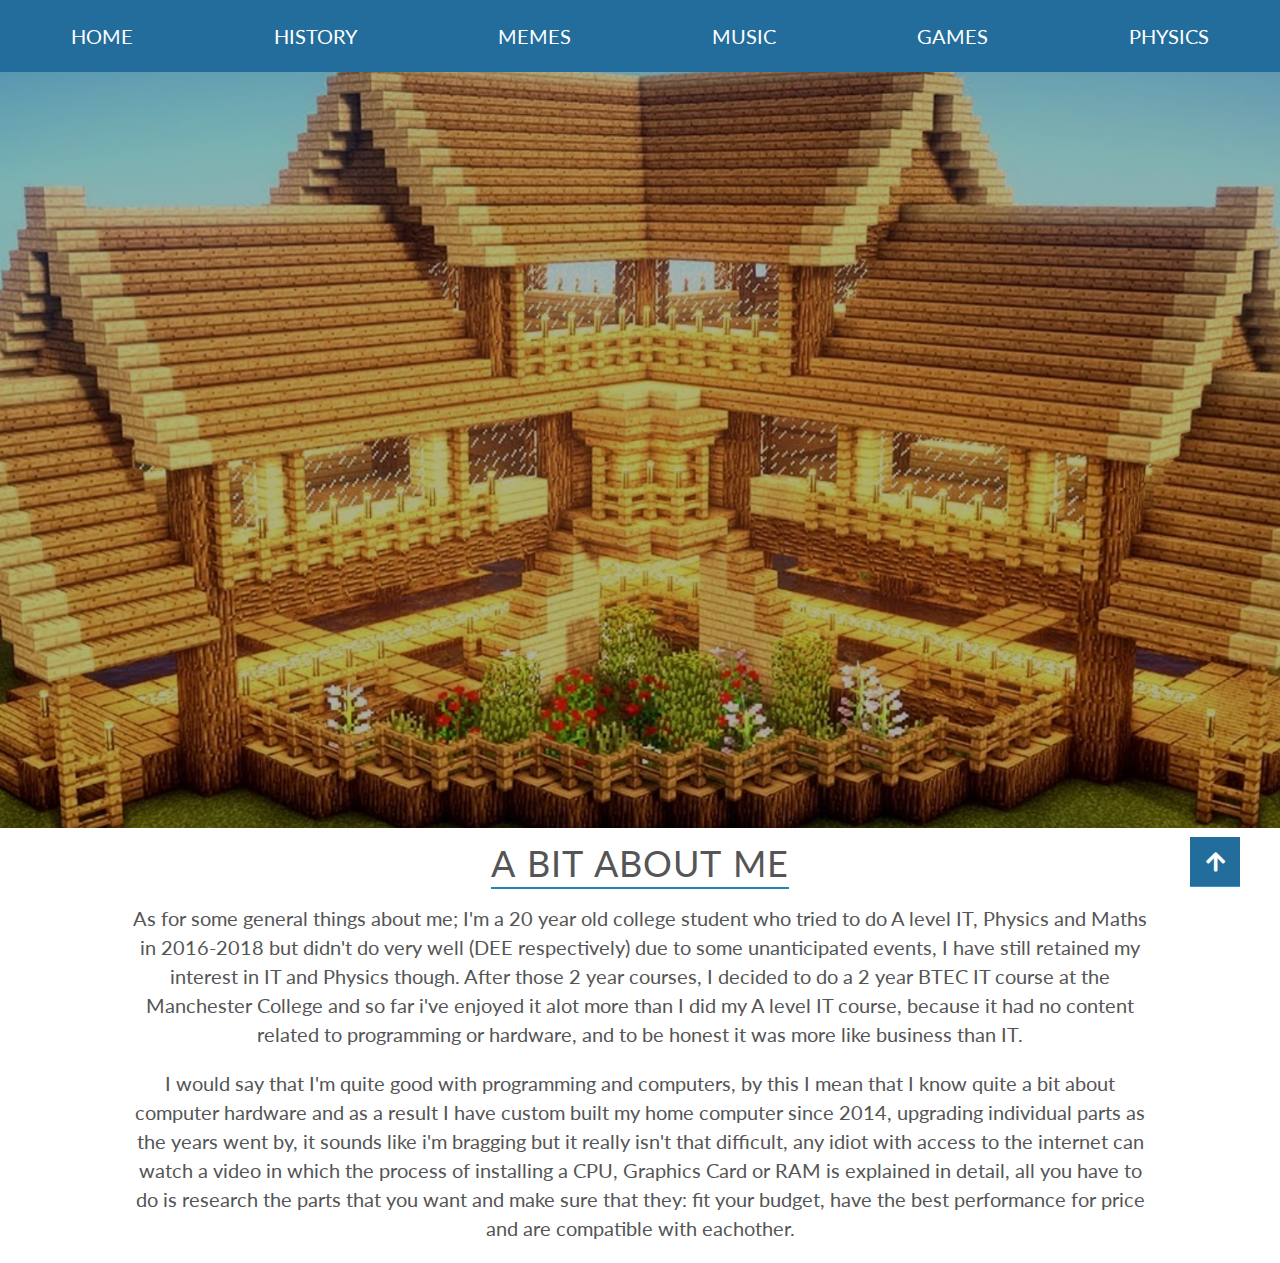
<file: index.html>
<!DOCTYPE HTML>
<html lang="en">

<head>
  <link rel="stylesheet" type="text/css" href="resources\css\stylesheet.css">
  <link rel="stylesheet" type="text/css" href="resources\css\normalise.css">
  <link rel="stylesheet" type="text/css" href="resources\css\grid.css">
  <link rel="stylesheet" type="text/css" href="resources\css\all.min.css">
  <link rel="stylesheet" type="text/css" href="resources\css\fontawesome.min.css">
  <link href="https://fonts.googleapis.com/css?family=lato:400,400i,700,700i&display=swap" rel="stylesheet">
  <meta charset="utf-8">
  <meta name="viewport" content="width=device-width, inital-scale=1.0">
  <meta http-equiv="X-UA-Compatible" content="ie=edge">
  <title>Matthew Brumby | Home</title>
</head>

<body>

  <header class="home">
    <nav>
        <ul class="nav-links">
          <li><a href="index.html">Home</a></li>
          <li><a href="history.html">History</a></li>
          <li><a href="memes.html">Memes</a></li>
          <li><a href="music.html">Music</a></li>
          <li><a href="games.html">Games</a></li>
          <li><a href="physics.html">Physics</a></li>
        </ul>
    </nav>
  </header>

  <section>
    <div class="row">
      <div class="heading2">
        <h2>A bit about me</h2>
      </div>
    <p>
    As for some general things about me; I'm a 20 year old college student who tried to do A level IT, Physics and Maths in 2016-2018 but didn't do very well (DEE respectively) due to some unanticipated events, I have still retained my interest in IT and Physics though.
    After those 2 year courses, I decided to do a 2 year BTEC IT course at the Manchester College and so far i've enjoyed it alot more than I did my A level IT course, because it had no content related to programming or hardware, and to be honest it was more like business than IT.
    </p>
    <p>
    I would say that I'm quite good with programming and computers, by this I mean that I know quite a bit about computer hardware and as a result I have custom built my home computer since 2014, upgrading individual parts as the years went by, it sounds like i'm bragging but it really isn't that difficult, any idiot with access to the internet can watch a video in which the process of installing a CPU, Graphics Card or RAM is explained in detail, all you have to do is research the parts that you want and make sure that they: fit your budget, have the best performance for price and are compatible with eachother.
    </p>
    </div>
  </section>

<a class="gotopbtn" href="#"> <i class="fas fa-arrow-up"></i> </a>
</body>


</html>
</file>
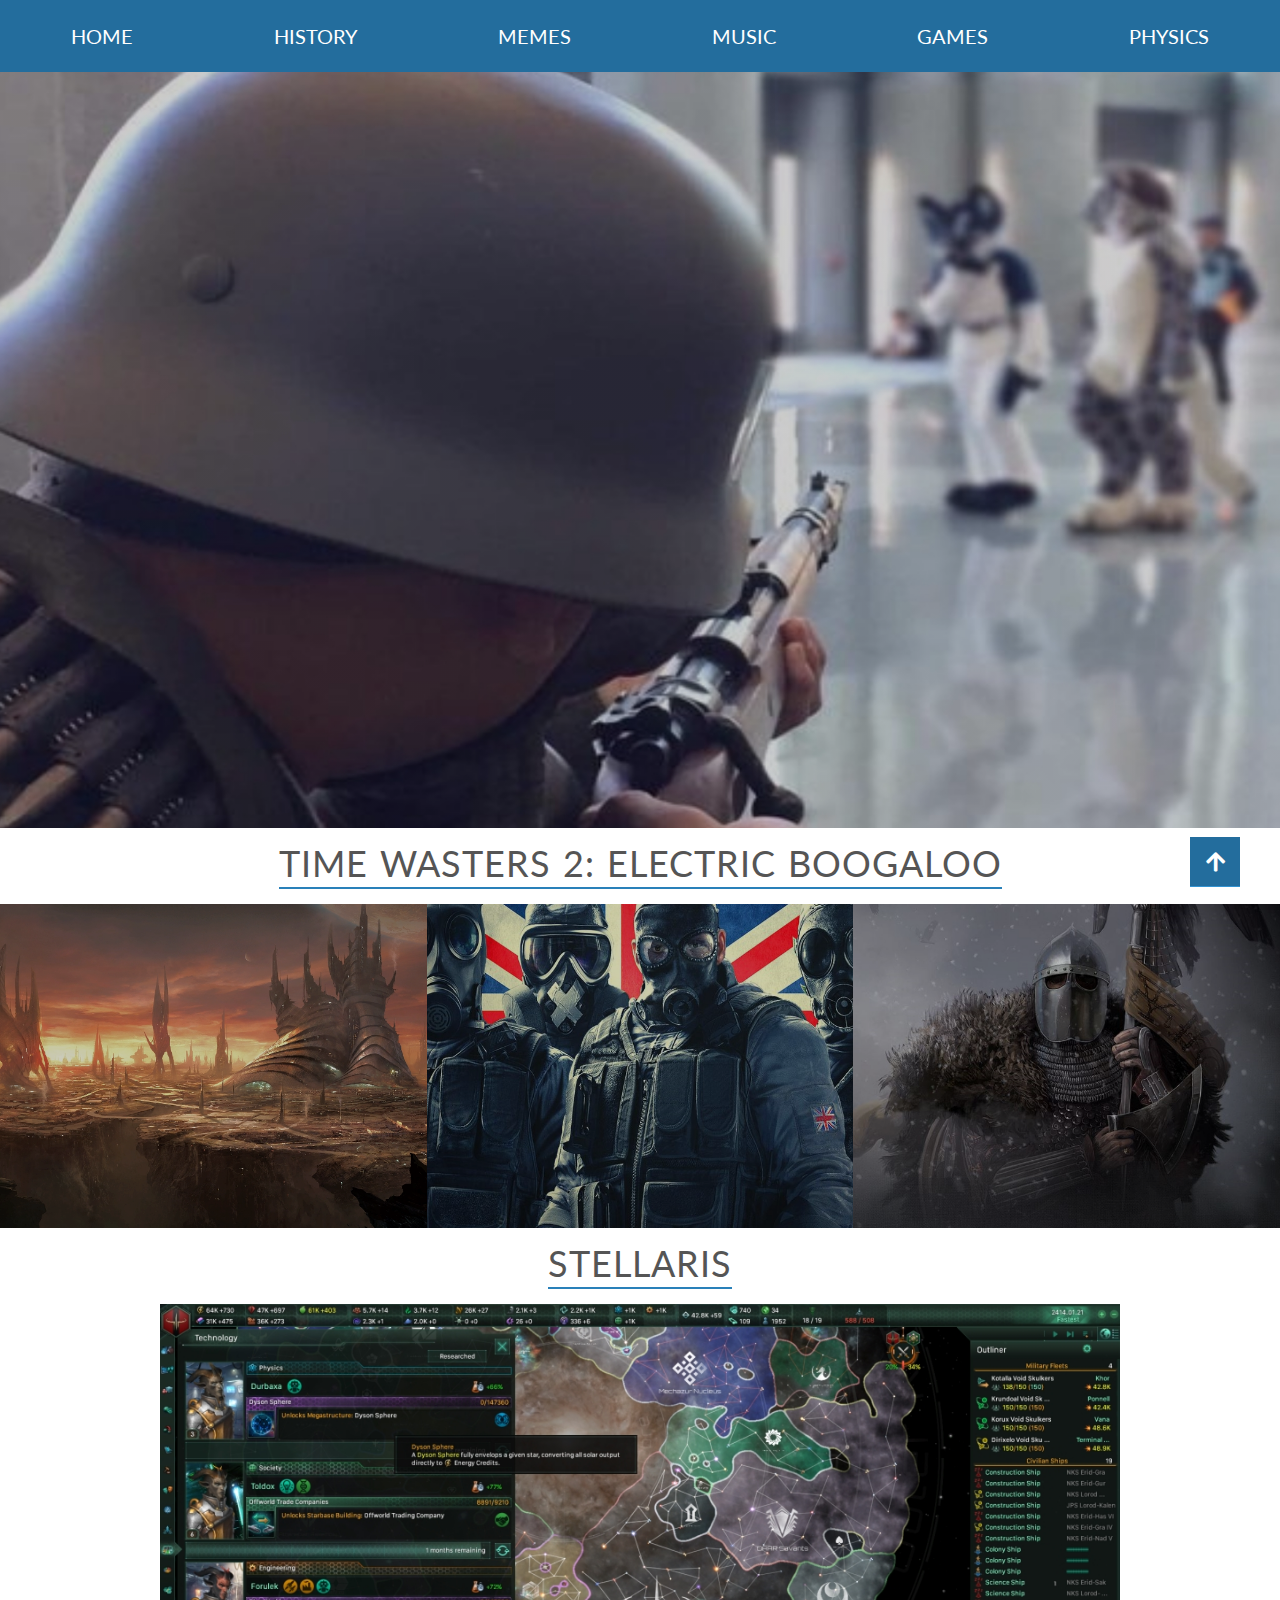
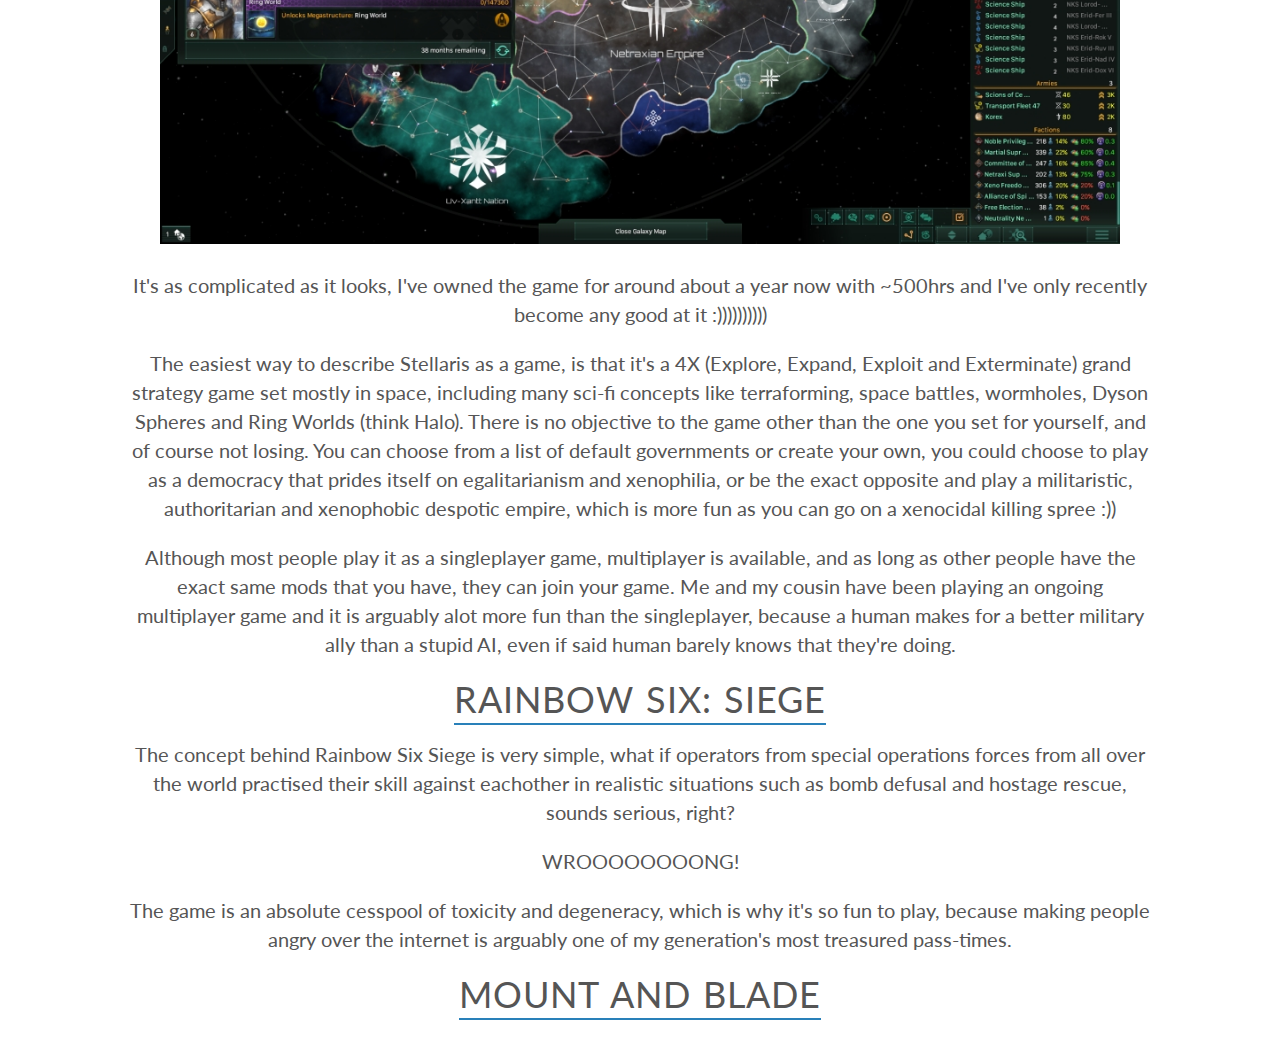
<file: games.html>
<!DOCTYPE HTML>
<html lang="en">

<head>
  <link rel="stylesheet" type="text/css" href="resources\css\stylesheet.css">
  <link rel="stylesheet" type="text/css" href="resources\css\normalise.css">
  <link rel="stylesheet" type="text/css" href="resources\css\grid.css">
  <link rel="stylesheet" type="text/css" href="resources\css\all.min.css">
  <link rel="stylesheet" type="text/css" href="resources\css\fontawesome.min.css">
  <link href="https://fonts.googleapis.com/css?family=lato:400,400i,700,700i&display=swap" rel="stylesheet">
  <meta charset="utf-8">
  <meta name="viewport" content="width=device-width, inital-scale=1.0">
  <meta http-equiv="X-UA-Compatible" content="ie=edge">
  <title>Matthew Brumby | Games</title>
</head>

<body>
  <header class="games">
    <nav>
        <ul class="nav-links">
          <li><a href="index.html">Home</a></li>
          <li><a href="history.html">History</a></li>
          <li><a href="memes.html">Memes</a></li>
          <li><a href="music.html">Music</a></li>
          <li><a href="games.html">Games</a></li>
          <li><a href="physics.html">Physics</a></li>
        </ul>
    </nav>
  </header>

  <section>
    <div class="row">
      <div class="heading2">
        <h2>Time Wasters 2: Electric Boogaloo</h2>
      </div>
    </div>
  </section>

  <section class="collage">
            <ul class="collage-showcase-3 clearfix">
              <li>
                  <figure class="collage-figure">
                    <img src="resources\css\img\stellaris.jpg" alt="Wallpaper for Stellaris">
                  </figure>
              </li>
              <li>
                  <figure class="collage-figure">
                    <img src="resources\css\img\siege SAS.jpg" alt="The 4 SAS operators in R6 Siege">
                  </figure>
              </li>
              <li>
                  <figure class="collage-figure">
                    <img src="resources\css\img\bannerlord.jpg" alt="Mad lad with a banner">
                  </figure>
              </li>
            </ul>
</section>

<section>
  <div class="row">
    <div class="heading2">
      <h2>Stellaris</h2>
    </div>
    <p><img class="context-image" src="resources\css\img\stellaris screenshot.jpg" alt="Most complicated game on Earth" width=960px height=540px><p>
    <p>It's as complicated as it looks, I've owned the game for around about a year now with ~500hrs and I've only recently become any good at it :))))))))))</p>
    <p>The easiest way to describe Stellaris as a game, is that it's a 4X (Explore, Expand, Exploit and Exterminate) grand strategy game set mostly in space, including many sci-fi concepts like terraforming, space battles, wormholes, Dyson Spheres and Ring Worlds (think Halo). There is no objective to the game other than the one you set for yourself, and of course not losing. You can choose from a list of default governments or create your own, you could choose to play as a democracy that prides itself on egalitarianism and xenophilia, or be the exact opposite and play a militaristic, authoritarian and xenophobic despotic empire, which is more fun as you can go on a xenocidal killing spree :))</p>
    <p>Although most people play it as a singleplayer game, multiplayer is available, and as long as other people have the exact same mods that you have, they can join your game. Me and my cousin have been playing an ongoing multiplayer game and it is arguably alot more fun than the singleplayer, because a human makes for a better military ally than a stupid AI, even if said human barely knows that they're doing.</p>

    <div class="heading2">
      <h2>Rainbow Six: Siege</h2>
    </div>
    <p>The concept behind Rainbow Six Siege is very simple, what if operators from special operations forces from all over the world practised their skill against eachother in realistic situations such as bomb defusal and hostage rescue, sounds serious, right?</p>
    <p>WROOOOOOOONG!</p>
    <p>The game is an absolute cesspool of toxicity and degeneracy, which is why it's so fun to play, because making people angry over the internet is arguably one of my generation's most treasured pass-times.</p>

  <div class="heading2">
    <h2>Mount and Blade</h2>
  </div>
  <p></p>
</div>

</section>

<a class="gotopbtn" href="#"> <i class="fas fa-arrow-up"></i> </a>
</body>

</html>
</file>
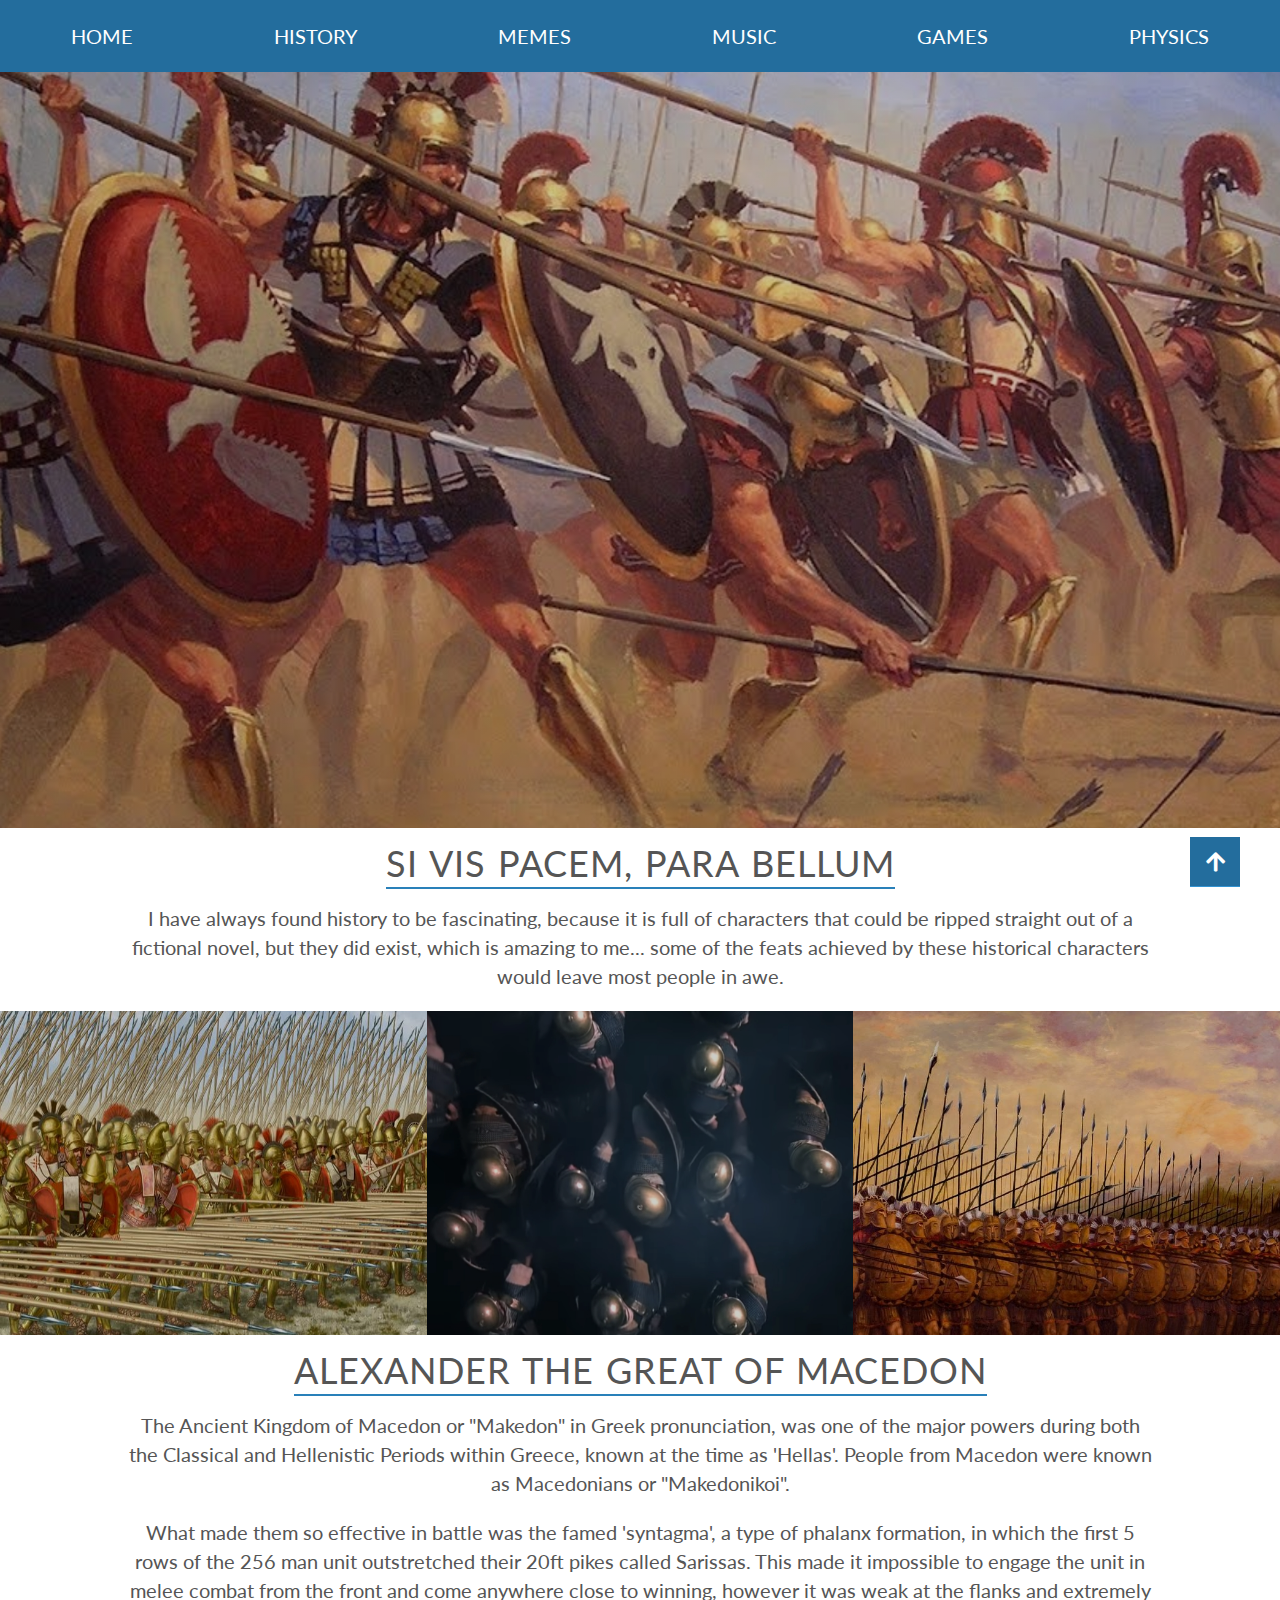
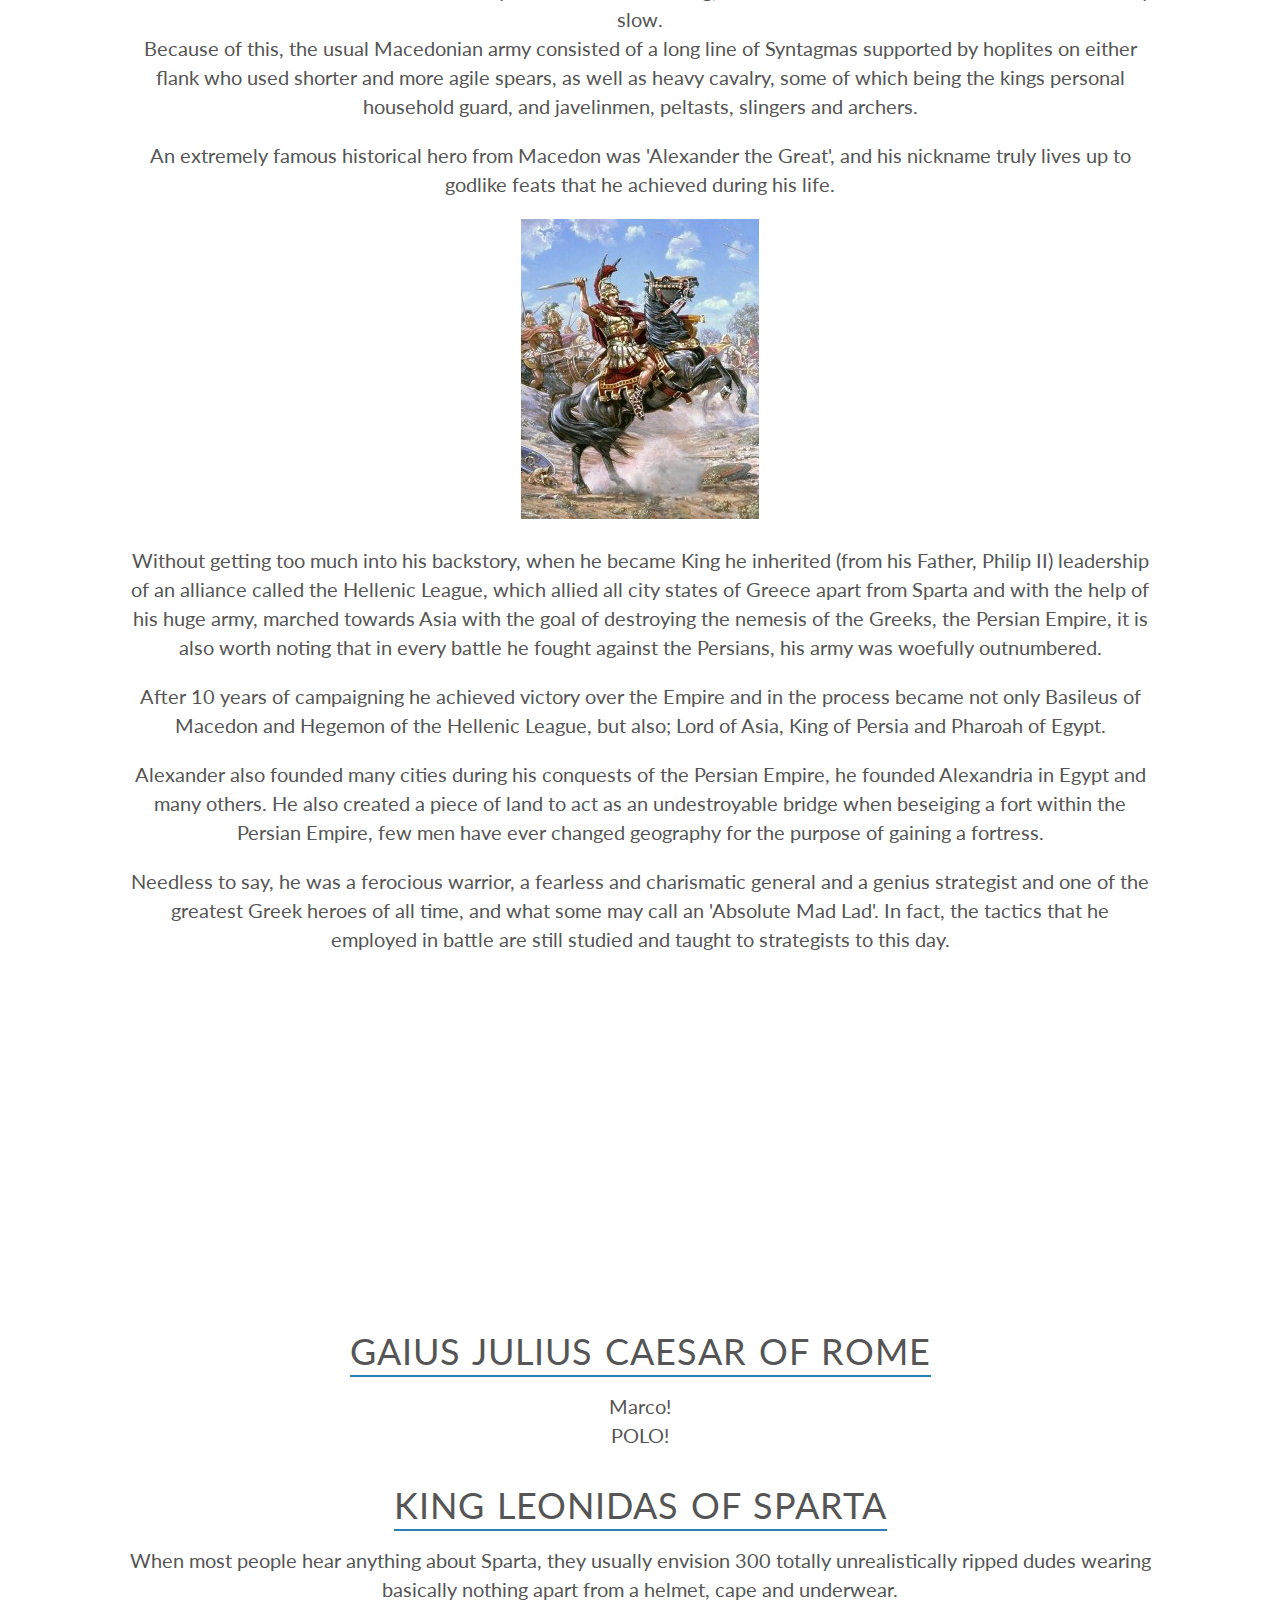
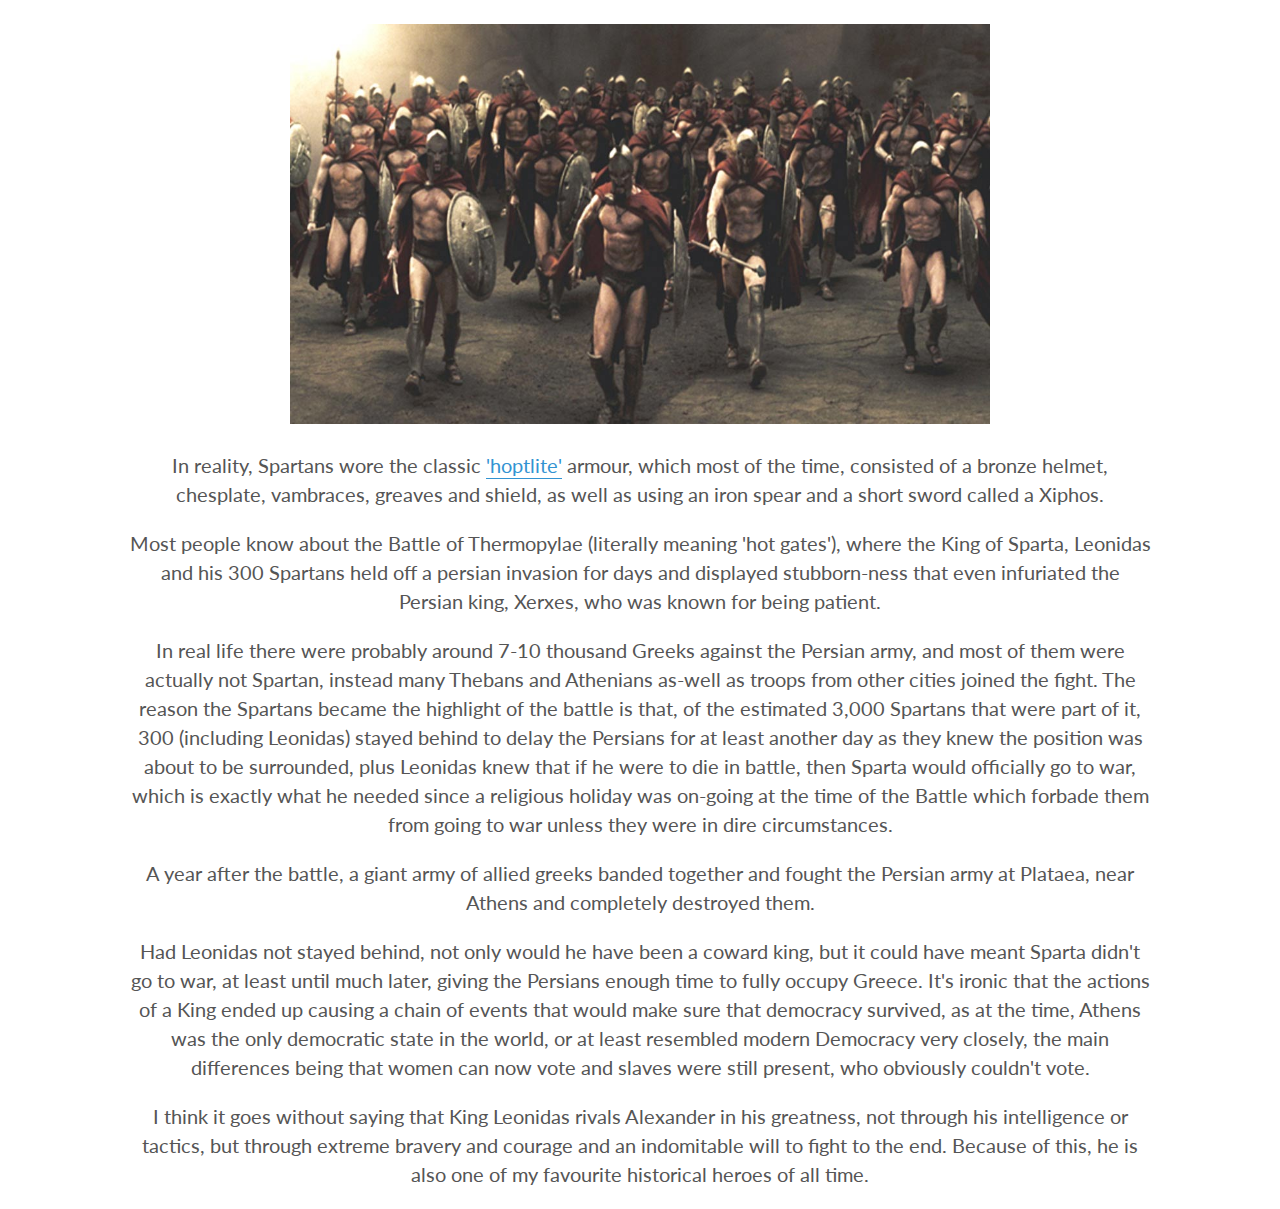
<file: history.html>
<!DOCTYPE HTML>
<html lang="en">

<head>
  <link rel="stylesheet" type="text/css" href="resources\css\stylesheet.css">
  <link rel="stylesheet" type="text/css" href="resources\css\normalise.css">
  <link rel="stylesheet" type="text/css" href="resources\css\grid.css">
  <link rel="stylesheet" type="text/css" href="resources\css\all.min.css">
  <link rel="stylesheet" type="text/css" href="resources\css\fontawesome.min.css">
  <link href="https://fonts.googleapis.com/css?family=lato:400,400i,700,700i&display=swap" rel="stylesheet">
  <meta charset="utf-8">
  <meta name="viewport" content="width=device-width, inital-scale=1.0">
  <meta http-equiv="X-UA-Compatible" content="ie=edge">
  <title>Matthew Brumby | History</title>
</head>

<body>
  <header class="history">
    <nav>
        <ul class="nav-links">
          <li><a href="index.html">Home</a></li>
          <li><a href="history.html">History</a></li>
          <li><a href="memes.html">Memes</a></li>
          <li><a href="music.html">Music</a></li>
          <li><a href="games.html">Games</a></li>
          <li><a href="physics.html">Physics</a></li>
        </ul>
    </nav>
  </header>

  <section>
      <div class="row">
          <div class="heading2">
          <h2>Si vis pacem, para bellum</h2>
          </div>
          <p>I have always found history to be fascinating, because it is full of characters that could be ripped straight out of a fictional novel, but they did exist, which is amazing to me... some of the feats achieved by these historical characters would leave most people in awe.</p>
       </div>
    </section>
    <section class="collage">
              <ul class="collage-showcase-3 clearfix">
                <li>
                    <figure class="collage-figure">
                      <img src="resources\css\img\macedon-phalanx.jpg" alt="Macedonian Phalangites">
                    </figure>
                </li>
                <li>
                    <figure class="collage-figure">
                      <img src="resources\css\img\romans switching front.jpg" alt="Roman Legionnaries in Testudo (Turtle) formation">
                    </figure>
                </li>
                <li>
                    <figure class="collage-figure">
                      <img src="resources\css\img\sparta phalanx.jpg" alt="Spartan Phalangites">
                    </figure>
                </li>
              </ul>
  </section>

  <section>
    <div class="row">
      <div class="heading2">
      <h2>Alexander the Great of Macedon</h2>
      </div>
      <p>The Ancient Kingdom of Macedon or "Makedon" in Greek pronunciation, was one of the major powers during both the Classical and Hellenistic Periods within Greece, known at the time as 'Hellas'. People from Macedon were known as Macedonians or "Makedonikoi".</p>
      <p>What made them so effective in battle was the famed 'syntagma', a type of phalanx formation, in which the first 5 rows of the 256 man unit outstretched their 20ft pikes called Sarissas.
      This made it impossible to engage the unit in melee combat from the front and come anywhere close to winning, however it was weak at the flanks and extremely slow.<br>
      Because of this, the usual Macedonian army consisted of a long line of Syntagmas supported by hoplites on either flank who used shorter and more agile spears, as well as heavy cavalry, some of which being the kings personal household guard, and javelinmen, peltasts, slingers and archers.</p>
      <p>An extremely famous historical hero from Macedon was 'Alexander the Great', and his nickname truly lives up to godlike feats that he achieved during his life.</p>
      <p><img class="context-image" src="resources\css\img\Alexander.jpg" alt="Alexander the Great on horseback"></p>
      <p>Without getting too much into his backstory, when he became King he inherited (from his Father, Philip II) leadership of an alliance called the Hellenic League, which allied all city states of Greece apart from Sparta and with the help of his huge army, marched towards Asia with the goal of destroying the nemesis of the Greeks, the Persian Empire, it is also worth noting that in every battle he fought against the Persians, his army was woefully outnumbered.</p>
      <p>After 10 years of campaigning he achieved victory over the Empire and in the process became not only Basileus of Macedon and Hegemon of the Hellenic League, but also; Lord of Asia, King of Persia and Pharoah of Egypt.</p>
      <p>Alexander also founded many cities during his conquests of the Persian Empire, he founded Alexandria in Egypt and many others. He also created a piece of land to act as an undestroyable bridge when beseiging a fort within the Persian Empire, few men have ever changed geography for the purpose of gaining a fortress.</p>
      <p>Needless to say, he was a ferocious warrior, a fearless and charismatic general and a genius strategist and one of the greatest Greek heroes of all time, and what some may call an 'Absolute Mad Lad'. In fact, the tactics that he employed in battle are still studied and taught to strategists to this day.</p>
      <p><iframe width="560" height="315" src="https://www.youtube.com/embed/K7lb6KWBanI" frameborder="0" allow="accelerometer; autoplay; encrypted-media; gyroscope; picture-in-picture" allowfullscreen></iframe></p>
    </div>
  </section>

  <section>
    <div class="row">
      <div class="heading2">
      <h2>Gaius Julius Caesar of Rome</h2>
      </div>
      <p>Marco!<br>
        POLO!</p>
    </div>
  </section>

  <section>
      <div class="row">
        <div class="heading2">
        <h2>King Leonidas of Sparta</h2>
        </div>
        <p>When most people hear anything about Sparta, they usually envision 300 totally unrealistically ripped dudes wearing basically nothing apart from a helmet, cape and underwear.</p>
        <p><img src="resources\css\img\spartans unrealistic.jpg" alt="Spartans from the Movie '300'" height=400 width=700></p>
        <p>In reality, Spartans wore the classic <a href="https://en.wikipedia.org/wiki/Hoplite">'hoptlite'</a> armour, which most of the time, consisted of a bronze helmet, chesplate, vambraces, greaves and shield, as well as using an iron spear and a short sword called a Xiphos.</p>
        <p>Most people know about the Battle of Thermopylae (literally meaning 'hot gates'), where the King of Sparta, Leonidas and his 300 Spartans held off a persian invasion for days and displayed stubborn-ness that  even infuriated the Persian king, Xerxes, who was known for being patient.</p>
        <p>In real life there were probably around 7-10 thousand Greeks against the Persian army, and most of them were actually not Spartan, instead many Thebans and Athenians as-well as troops from other cities joined the fight. The reason the Spartans became the highlight of the battle is that, of the estimated 3,000 Spartans that were part of it, 300 (including Leonidas) stayed behind to delay the Persians for at least another day as they knew the position was about to be surrounded, plus Leonidas knew that if he were to die in battle, then Sparta would officially go to war, which is exactly what he needed since a religious holiday was on-going at the time of the Battle which forbade them from going to war unless they were in dire circumstances.</p>
        <p>A year after the battle, a giant army of allied greeks banded together and fought the Persian army at Plataea, near Athens and completely destroyed them.</p>
        <p>Had Leonidas not stayed behind, not only would he have been a coward king, but it could have meant Sparta didn't go to war, at least until much later, giving the Persians enough time to fully occupy Greece. It's ironic that the actions of a King ended up causing a chain of events that would make sure that democracy survived, as at the time, Athens was the only democratic state in the world, or at least resembled modern Democracy very closely, the main differences being that women can now vote and slaves were still present, who obviously couldn't vote.</p>
        <p>I think it goes without saying that King Leonidas rivals Alexander in his greatness, not through his intelligence or tactics, but through extreme bravery and courage and an indomitable will to fight to the end. Because of this, he is also one of my favourite historical heroes of all time.</p>
      </div>
  </section>

<a class="gotopbtn" href="#"> <i class="fas fa-arrow-up"></i> </a>
</body>

</html>
</file>
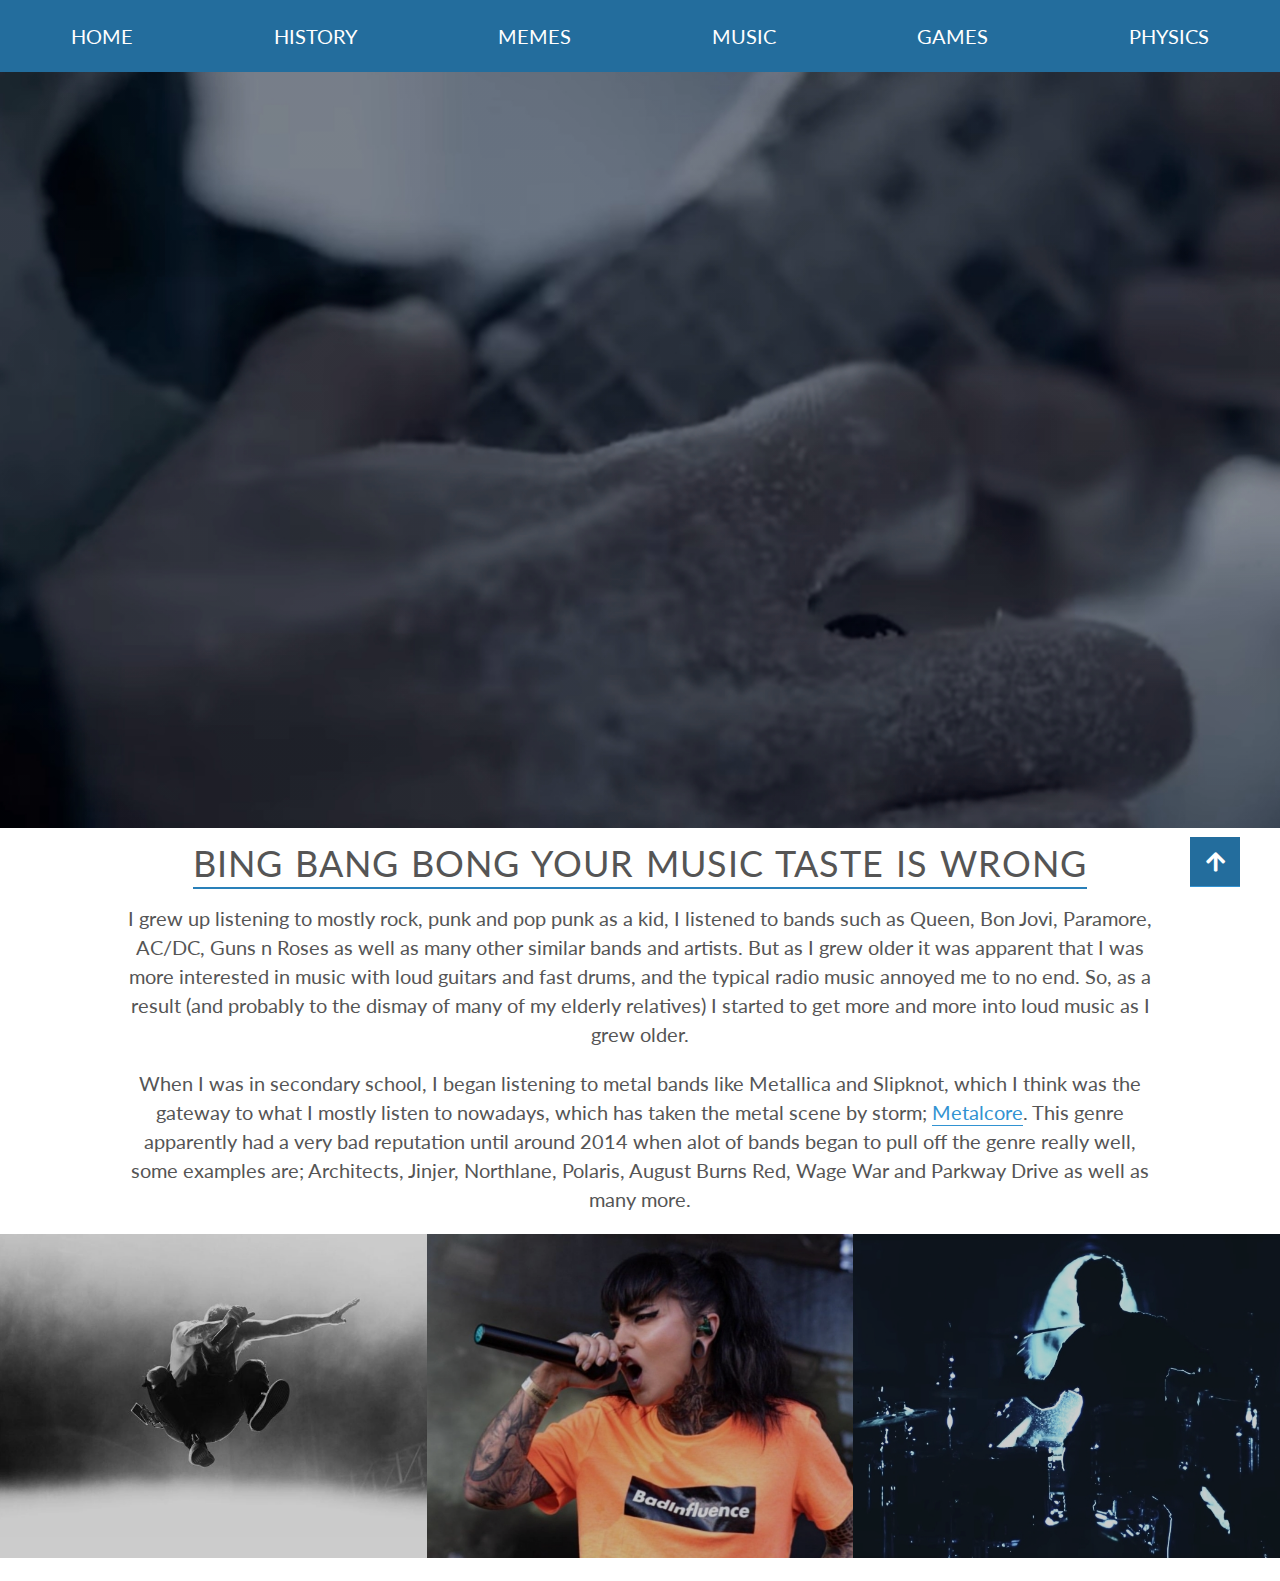
<file: music.html>
<!DOCTYPE HTML>
<html lang="en">

<head>
  <link rel="stylesheet" type="text/css" href="resources\css\stylesheet.css">
  <link rel="stylesheet" type="text/css" href="resources\css\normalise.css">
  <link rel="stylesheet" type="text/css" href="resources\css\grid.css">
  <link rel="stylesheet" type="text/css" href="resources\css\all.min.css">
  <link rel="stylesheet" type="text/css" href="resources\css\fontawesome.min.css">
  <link href="https://fonts.googleapis.com/css?family=lato:400,400i,700,700i&display=swap" rel="stylesheet">
  <meta charset="utf-8">
  <meta name="viewport" content="width=device-width, inital-scale=1.0">
  <meta http-equiv="X-UA-Compatible" content="ie=edge">
  <title>Matthew Brumby | Music</title>
</head>

<body>
  <header class="music">
    <nav>
        <ul class="nav-links">
          <li><a href="index.html">Home</a></li>
          <li><a href="history.html">History</a></li>
          <li><a href="memes.html">Memes</a></li>
          <li><a href="music.html">Music</a></li>
          <li><a href="games.html">Games</a></li>
          <li><a href="physics.html">Physics</a></li>
        </ul>
    </nav>
  </header>

  <section>
    <div class="row">
      <div class="heading2">
      <h2>Bing Bang Bong your music taste is wrong</h2>
      </div>
      <p>I grew up listening to mostly rock, punk and pop punk as a kid, I listened to bands such as Queen, Bon Jovi, Paramore, AC/DC, Guns n Roses as well as many other similar bands and artists. But as I grew older it was apparent that I was more interested in music with loud guitars and fast drums, and the typical radio music annoyed me to no end. So, as a result (and probably to the dismay of many of my elderly relatives) I started to get more and more into loud music as I grew older.</p>
      <p>When I was in secondary school, I began listening to metal bands like Metallica and Slipknot, which I think was the gateway to what I mostly listen to nowadays, which has taken the metal scene by storm; <a href="https://en.wikipedia.org/wiki/Metalcore">Metalcore</a>. This genre apparently had a very bad reputation until around 2014 when alot of bands began to pull off the genre really well, some examples are; Architects, Jinjer, Northlane, Polaris, August Burns Red, Wage War and Parkway Drive as well as many more.</p>
    </div>
  </section>

  <section class="collage">
    <ul class="collage-showcase-3 clearfix">
      <li>
          <figure class="collage-figure">
            <img src="resources\css\img\sam carter.jpg" alt="Vocalist of Architects being a mad lad">
          </figure>
      </li>
      <li>
          <figure class="collage-figure">
            <img src="resources\css\img\tatiana.jpg" alt="The badass vocalist of Jinjer">
          </figure>
      </li>
      <li>
          <figure class="collage-figure">
            <img src="resources\css\img\polaris drummer.jpg" alt="bing bang bong">
          </figure>
      </li>
    </ul>
  </section>

  <section>
    <div class="row">

    </div>

  </section>

<a class="gotopbtn" href="#"> <i class="fas fa-arrow-up"></i> </a>
</body>

</html>
</file>
